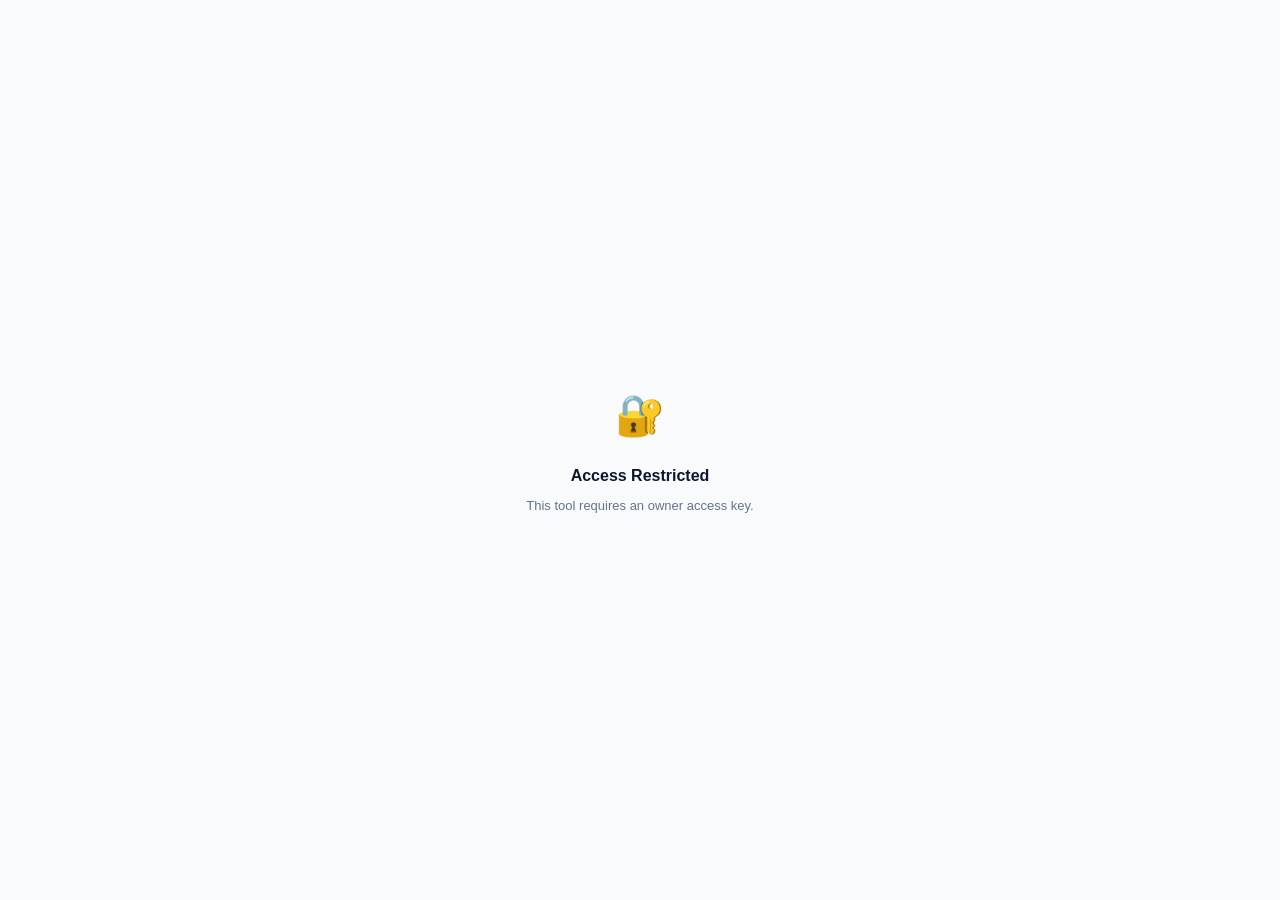
<file: consulting-brief-tool.html>
<!DOCTYPE html>
<html lang="en">
<head>
<meta charset="UTF-8">
<meta name="viewport" content="width=device-width,initial-scale=1">
<title>Consulting Brief Generator — Chris Olowo</title>
<style>
  :root {
    --bg: #f8fafc; --surface: #ffffff; --border: #e2e8f0;
    --text: #0f172a; --muted: #64748b; --accent: #2563eb;
    --green: #16a34a; --red: #dc2626; --radius: 10px;
  }
  * { box-sizing: border-box; margin: 0; padding: 0; }
  body { font-family: -apple-system, 'Segoe UI', sans-serif; background: var(--bg); color: var(--text); line-height: 1.6; }
  .container { max-width: 860px; margin: 0 auto; padding: 40px 24px; }
  h1 { font-size: 24px; font-weight: 700; margin-bottom: 4px; }
  .subtitle { font-size: 13px; color: var(--muted); margin-bottom: 32px; }
  .card { background: var(--surface); border: 1px solid var(--border); border-radius: var(--radius); padding: 20px 24px; margin-bottom: 16px; }
  .card-title { font-size: 11px; font-weight: 700; text-transform: uppercase; letter-spacing: .08em; color: var(--muted); margin-bottom: 12px; }
  label { font-size: 13px; font-weight: 500; display: block; margin-bottom: 5px; }
  input, select, textarea {
    width: 100%; padding: 8px 12px; border: 1px solid var(--border); border-radius: 7px;
    font-size: 13px; font-family: inherit; background: var(--bg); color: var(--text);
    transition: border-color .15s;
  }
  input:focus, select:focus, textarea:focus { outline: none; border-color: var(--accent); }
  textarea { resize: vertical; min-height: 180px; }
  .grid-2 { display: grid; grid-template-columns: 1fr 1fr; gap: 14px; }
  .grid-3 { display: grid; grid-template-columns: 1fr 1fr 1fr; gap: 14px; }
  .btn { padding: 9px 20px; border-radius: 7px; font-size: 13px; font-weight: 600; cursor: pointer; border: none; transition: opacity .15s; }
  .btn:disabled { opacity: .5; cursor: not-allowed; }
  .btn-primary { background: var(--accent); color: #fff; }
  .btn-secondary { background: var(--surface); color: var(--text); border: 1px solid var(--border); }
  .btn-primary:hover:not(:disabled) { opacity: .88; }
  .actions { display: flex; gap: 10px; align-items: center; flex-wrap: wrap; margin-top: 4px; }
  #output-card { display: none; }
  #output-content {
    white-space: pre-wrap; font-size: 13px; line-height: 1.85; color: var(--text);
    max-height: 640px; overflow-y: auto; padding: 4px 0;
  }
  .output-header { display: flex; align-items: center; justify-content: space-between; margin-bottom: 14px; flex-wrap: wrap; gap: 8px; }
  #loading { display: none; text-align: center; padding: 32px; color: var(--muted); }
  .notice { font-size: 12px; color: var(--muted); padding: 10px 14px; background: #eff6ff; border: 1px solid #bfdbfe; border-radius: 7px; margin-top: 14px; }
  .key-row { display: flex; gap: 8px; align-items: center; }
  .key-row input { font-family: monospace; }
  #key-status { font-size: 11px; color: var(--green); }
  @media (max-width: 600px) { .grid-2, .grid-3 { grid-template-columns: 1fr; } }
</style>
</head>
<body>
<div class="container">
  <h1>📋 Consulting Brief Generator</h1>
  <p class="subtitle">Private tool — not deployed publicly. Transforms GRC portfolio content into Big 4 consulting format. Review and edit all output before use.</p>

  <!-- API Key -->
  <div class="card">
    <div class="card-title">Anthropic API Key</div>
    <div class="key-row">
      <input type="password" id="api-key" placeholder="sk-ant-..." style="font-family:monospace">
      <button class="btn btn-secondary" onclick="saveKey()" style="white-space:nowrap">Save</button>
    </div>
    <span id="key-status"></span>
    <div style="font-size:11px;color:var(--muted);margin-top:6px">Stored in sessionStorage only — clears when tab closes. Never committed to any file.</div>
  </div>

  <!-- Configuration -->
  <div class="card">
    <div class="card-title">Configuration</div>
    <div class="grid-3" style="margin-bottom:14px">
      <div>
        <label>Target Firm</label>
        <select id="firm">
          <option>PwC</option><option>Deloitte</option><option>EY</option><option>KPMG</option>
        </select>
      </div>
      <div>
        <label>Client Sector</label>
        <select id="sector">
          <option>Financial Services</option><option>Energy & Utilities</option>
          <option>Public Sector</option><option>Healthcare</option><option>Technology</option>
          <option>Retail & Consumer</option><option>Manufacturing</option><option>Insurance</option>
        </select>
      </div>
      <div>
        <label>Output Format</label>
        <select id="format">
          <option value="full">Full Engagement Brief</option>
          <option value="executive">Executive Summary</option>
          <option value="casestudy">Flagship Case Study</option>
          <option value="cover">Cover Letter Talking Points</option>
          <option value="linkedin">LinkedIn Project Description</option>
        </select>
      </div>
    </div>
    <div>
      <label>Specific Role / JD Focus (optional)</label>
      <input type="text" id="role-focus" placeholder="e.g. Cybersecurity Senior Associate — GRC Advisory, PwC Canada">
    </div>
  </div>

  <!-- Content input -->
  <div class="card">
    <div class="card-title">Your Portfolio Content</div>
    <div style="font-size:12px;color:var(--muted);margin-bottom:10px">Paste any combination: project descriptions, credential list, GRC platform features, skills — whatever you want reframed.</div>
    <textarea id="content" placeholder="Paste your portfolio content here…&#10;&#10;Examples:&#10;- Project descriptions from your landing page&#10;- GRC platform feature list&#10;- Skills and credentials&#10;- Any text you want reframed in consulting language"></textarea>
  </div>

  <!-- Generate -->
  <div class="actions">
    <button class="btn btn-primary" id="gen-btn" onclick="generate()">✨ Generate Brief</button>
    <button class="btn btn-secondary" onclick="clearAll()">Clear</button>
    <span style="font-size:12px;color:var(--muted)">~15–30 seconds · Claude claude-sonnet-4-20250514</span>
  </div>

  <div id="loading">
    <div style="font-size:28px;margin-bottom:10px">⏳</div>
    <div>Generating your consulting brief…</div>
    <div style="font-size:11px;margin-top:4px">Claude is applying Big 4 consulting frameworks to your content</div>
  </div>

  <!-- Output -->
  <div class="card" id="output-card" style="margin-top:16px">
    <div class="output-header">
      <strong style="font-size:14px">Generated Brief</strong>
      <div style="display:flex;gap:8px">
        <button class="btn btn-secondary" style="font-size:12px;padding:6px 14px" onclick="copyOutput()">📋 Copy</button>
        <button class="btn btn-secondary" style="font-size:12px;padding:6px 14px" onclick="downloadOutput()">⬇ Download</button>
      </div>
    </div>
    <div id="output-content"></div>
  </div>

  <div class="notice">
    ⚠ <strong>Always review before use.</strong> Generated content is a structured starting point. Add your personal voice, verify claims against your actual experience, and tailor to the specific role before including in any application.
  </div>
</div>

<script>
const FORMATS = {
  full: `Generate a FULL CONSULTING ENGAGEMENT BRIEF with these sections:
1. Client Overview (fictional but realistic for the sector)
2. Business Challenge
3. Cybersecurity Challenge
4. Regulatory & Framework Context (Canadian context — OSFI B-13, PIPEDA, relevant ISO/NIST)
5. Approach & Methodology
6. Key Findings
7. Risk & Impact Analysis
8. Strategic Recommendations (prioritised, 3-tier: immediate / short-term / long-term)
9. Business Outcomes
10. Executive Summary (3 bullet points)`,

  executive: `Generate a concise EXECUTIVE SUMMARY suitable for C-suite presentation:
- Opening paragraph: situation and context
- 5 key risk/finding highlights
- 3 strategic priorities with business rationale
- Closing paragraph: recommended next steps and business case`,

  casestudy: `Generate a FLAGSHIP CASE STUDY titled "Enterprise Cybersecurity Transformation Roadmap" with:
- Current State Assessment
- Target State Architecture
- Gap Analysis with prioritised risk areas
- Phased Roadmap: Phase 1 Quick Wins (0–90 days), Phase 2 Foundation (90–180 days), Phase 3 Maturity (6–18 months)
- Governance Model
- Executive Summary (half page)`,

  cover: `Generate COVER LETTER TALKING POINTS structured as:
1. Three achievement statements in STAR format (Situation, Task, Action, Result) — consulting-framed
2. Three consulting capability statements (1–2 sentences each) aligned to the firm's service lines
3. Two sentences on why this specific firm
4. Three differentiators that set this candidate apart from typical GRC applicants`,

  linkedin: `Generate THREE LinkedIn project descriptions (100–150 words each) in consulting format:
- Each should read as a completed client engagement
- Use metrics and outcomes where possible
- Professional third-person or first-person consulting voice
- Include relevant frameworks and sector context`,
};

function saveKey() {
  const v = document.getElementById('api-key').value.trim();
  if (!v || v.startsWith('•')) { alert('Enter your API key first'); return; }
  sessionStorage.setItem('cb_key', v);
  document.getElementById('api-key').value = '••••••••••••••••••••';
  document.getElementById('key-status').textContent = '✓ Saved for this session';
}

function getKey() {
  return sessionStorage.getItem('cb_key') || '';
}

async function generate() {
  const key = getKey();
  if (!key) { alert('Enter and save your Anthropic API key first.'); return; }

  const content = document.getElementById('content').value.trim();
  if (!content) { alert('Paste your portfolio content first.'); return; }

  const firm   = document.getElementById('firm').value;
  const sector = document.getElementById('sector').value;
  const format = document.getElementById('format').value;
  const role   = document.getElementById('role-focus').value.trim();

  document.getElementById('gen-btn').disabled = true;
  document.getElementById('loading').style.display = 'block';
  document.getElementById('output-card').style.display = 'none';

  const systemPrompt = `You are a Senior Cybersecurity Consultant at ${firm} with deep expertise in cybersecurity advisory, GRC, and client-facing consulting in the ${sector} sector.
Write in a confident, professional Big 4 consulting voice — authoritative, structured, and client-ready.
Use language like: "assessed current-state security posture", "identified control gaps", "developed target operating model", "delivered actionable recommendations aligned to business objectives", "enabled regulatory readiness".
Never use academic or student language. Write as someone who has led client engagements.
Keep content realistic — do not invent deep technical depth that a GRC consultant would not have.
Format output clearly with markdown section headers.${role ? `\n\nTarget role context: ${role}` : ''}`;

  const userPrompt = `${FORMATS[format]}

TARGET FIRM: ${firm}
CLIENT SECTOR: ${sector}${role ? `\nTARGET ROLE: ${role}` : ''}

Transform the following portfolio content into consulting format:

---
${content}
---

Make any client scenarios fictional but realistic for the ${sector} sector in Canada.
Align language and structure to ${firm}'s known consulting methodology.
Position the candidate as a trusted advisor, not a technical implementer.`;

  try {
    const res = await fetch('https://api.anthropic.com/v1/messages', {
      method: 'POST',
      headers: {
        'Content-Type': 'application/json',
        'x-api-key': key,
        'anthropic-version': '2023-06-01',
        'anthropic-dangerous-direct-browser-access': 'true',
      },
      body: JSON.stringify({
        model: 'claude-sonnet-4-20250514',
        max_tokens: 3000,
        system: systemPrompt,
        messages: [{ role: 'user', content: userPrompt }],
      }),
    });

    if (!res.ok) {
      const e = await res.json().catch(()=>({}));
      throw new Error(e.error?.message || `Error ${res.status}`);
    }

    const data = await res.json();
    const text = data.content?.map(b=>b.text||'').join('\n') || '';

    document.getElementById('output-content').textContent = text;
    document.getElementById('output-card').style.display = 'block';
    window._lastOutput = { text, firm, sector, format };

    document.getElementById('output-card').scrollIntoView({ behavior: 'smooth' });

  } catch(err) {
    alert('Generation failed: ' + (err.message || 'Unknown error'));
  } finally {
    document.getElementById('gen-btn').disabled = false;
    document.getElementById('loading').style.display = 'none';
  }
}

function copyOutput() {
  const el = document.getElementById('output-content');
  navigator.clipboard.writeText(el.textContent)
    .then(()=>alert('Copied to clipboard.'))
    .catch(()=>alert('Copy failed — select text manually.'));
}

function downloadOutput() {
  const d = window._lastOutput;
  if (!d) return;
  const blob = new Blob([d.text], {type:'text/plain'});
  const url  = URL.createObjectURL(blob);
  const a    = document.createElement('a');
  a.href = url;
  a.download = `Brief_${d.firm}_${d.sector.replace(/[\s&]/g,'_')}_${new Date().toISOString().slice(0,10)}.txt`;
  a.click();
  URL.revokeObjectURL(url);
}

function clearAll() {
  document.getElementById('content').value = '';
  document.getElementById('output-card').style.display = 'none';
  document.getElementById('output-content').textContent = '';
}

// ── Owner gate ───────────────────────────────────────────────────────────────
const _TOOL_OWNER_KEY = 'GRC-OWN-2026-CO';
const _TOOL_SESSION   = 'cb_tool_owner';

function checkToolOwner() {
  const params = new URLSearchParams(window.location.search);
  if (params.get('owner') === _TOOL_OWNER_KEY) {
    sessionStorage.setItem(_TOOL_SESSION, '1');
    window.history.replaceState({}, '', window.location.pathname);
  }
  if (sessionStorage.getItem(_TOOL_SESSION) !== '1') {
    document.body.innerHTML = `
      <div style="display:flex;align-items:center;justify-content:center;min-height:100vh;font-family:-apple-system,'Segoe UI',sans-serif;background:#f8fafc">
        <div style="text-align:center;color:#64748b">
          <div style="font-size:40px;margin-bottom:16px">🔐</div>
          <div style="font-size:16px;font-weight:600;color:#0f172a;margin-bottom:8px">Access Restricted</div>
          <div style="font-size:13px">This tool requires an owner access key.</div>
        </div>
      </div>`;
    return false;
  }
  return true;
}

// Restore key hint if saved
if (!checkToolOwner()) { /* locked */ } else {
if (sessionStorage.getItem('cb_key')) {
  document.getElementById('api-key').value = '••••••••••••••••••••';
  document.getElementById('key-status').textContent = '✓ Key saved for this session';
}
} // end owner check
</script>
</body>
</html>
</file>
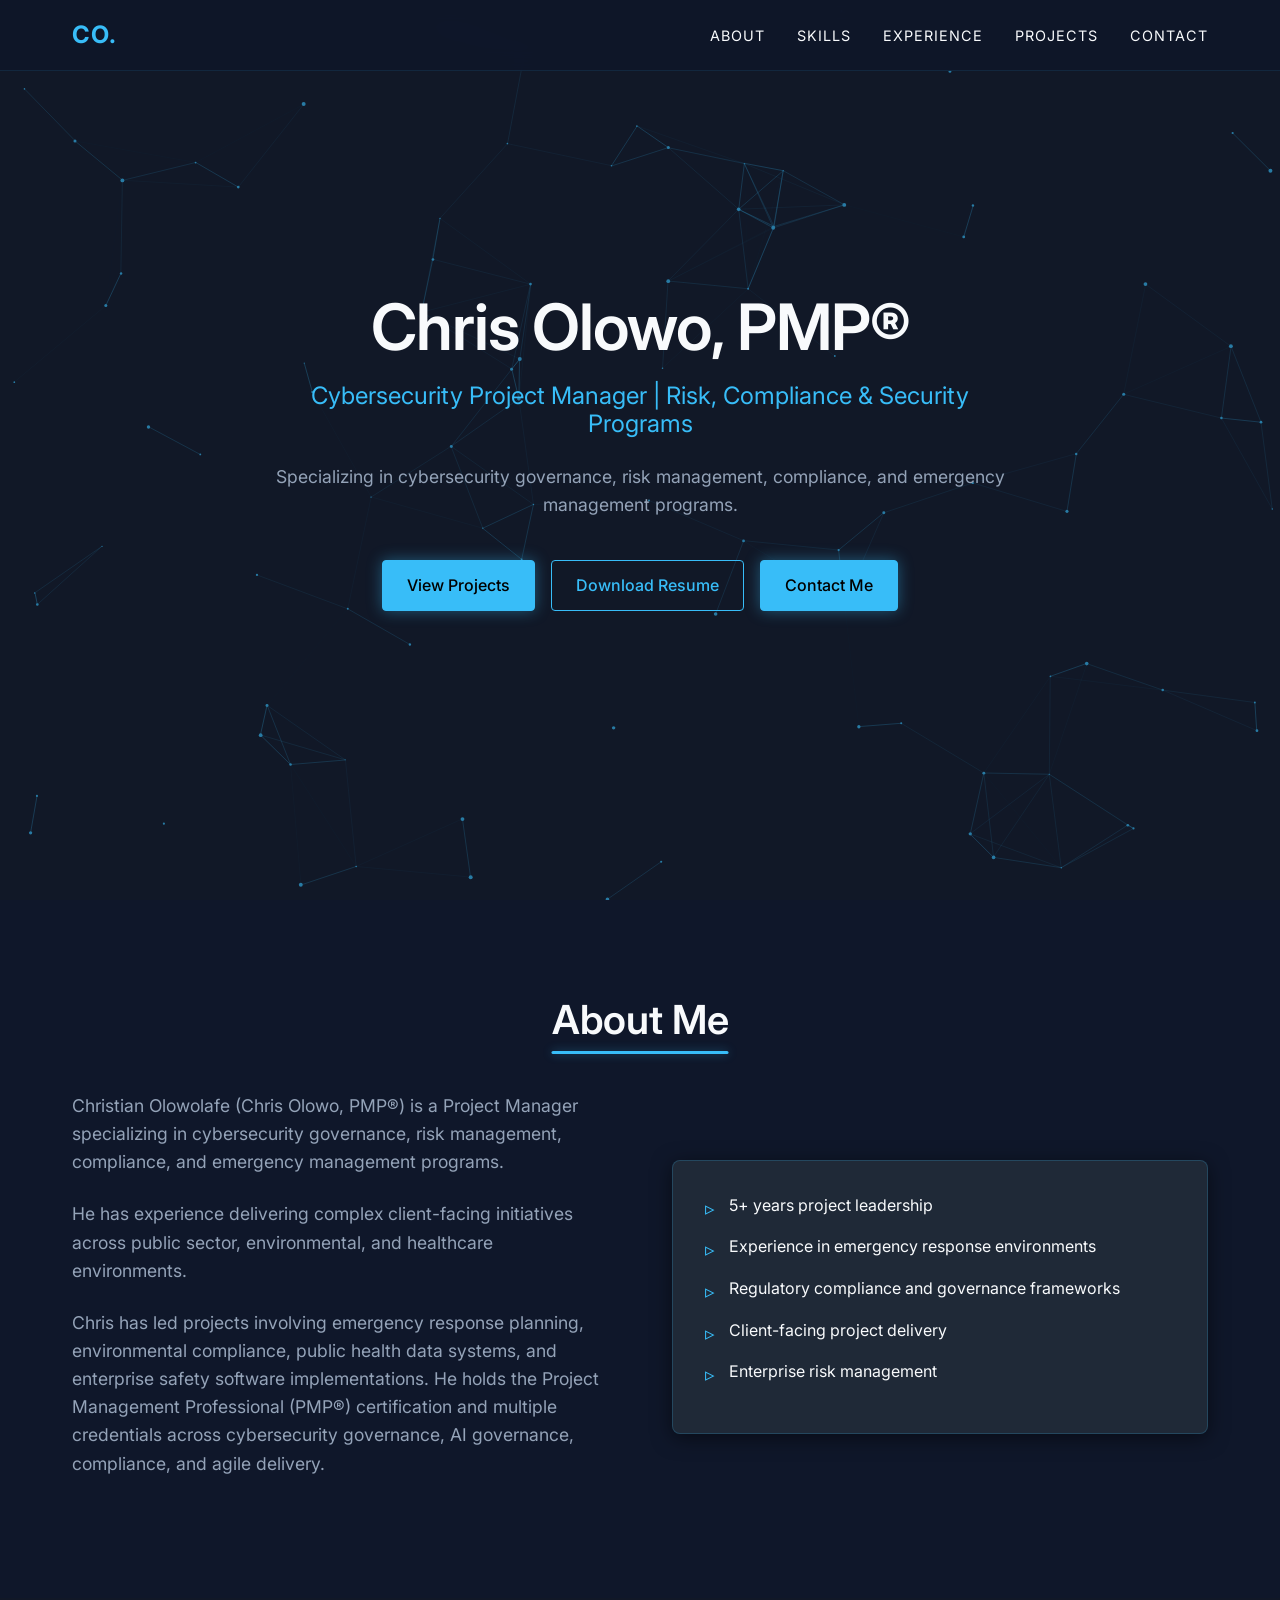
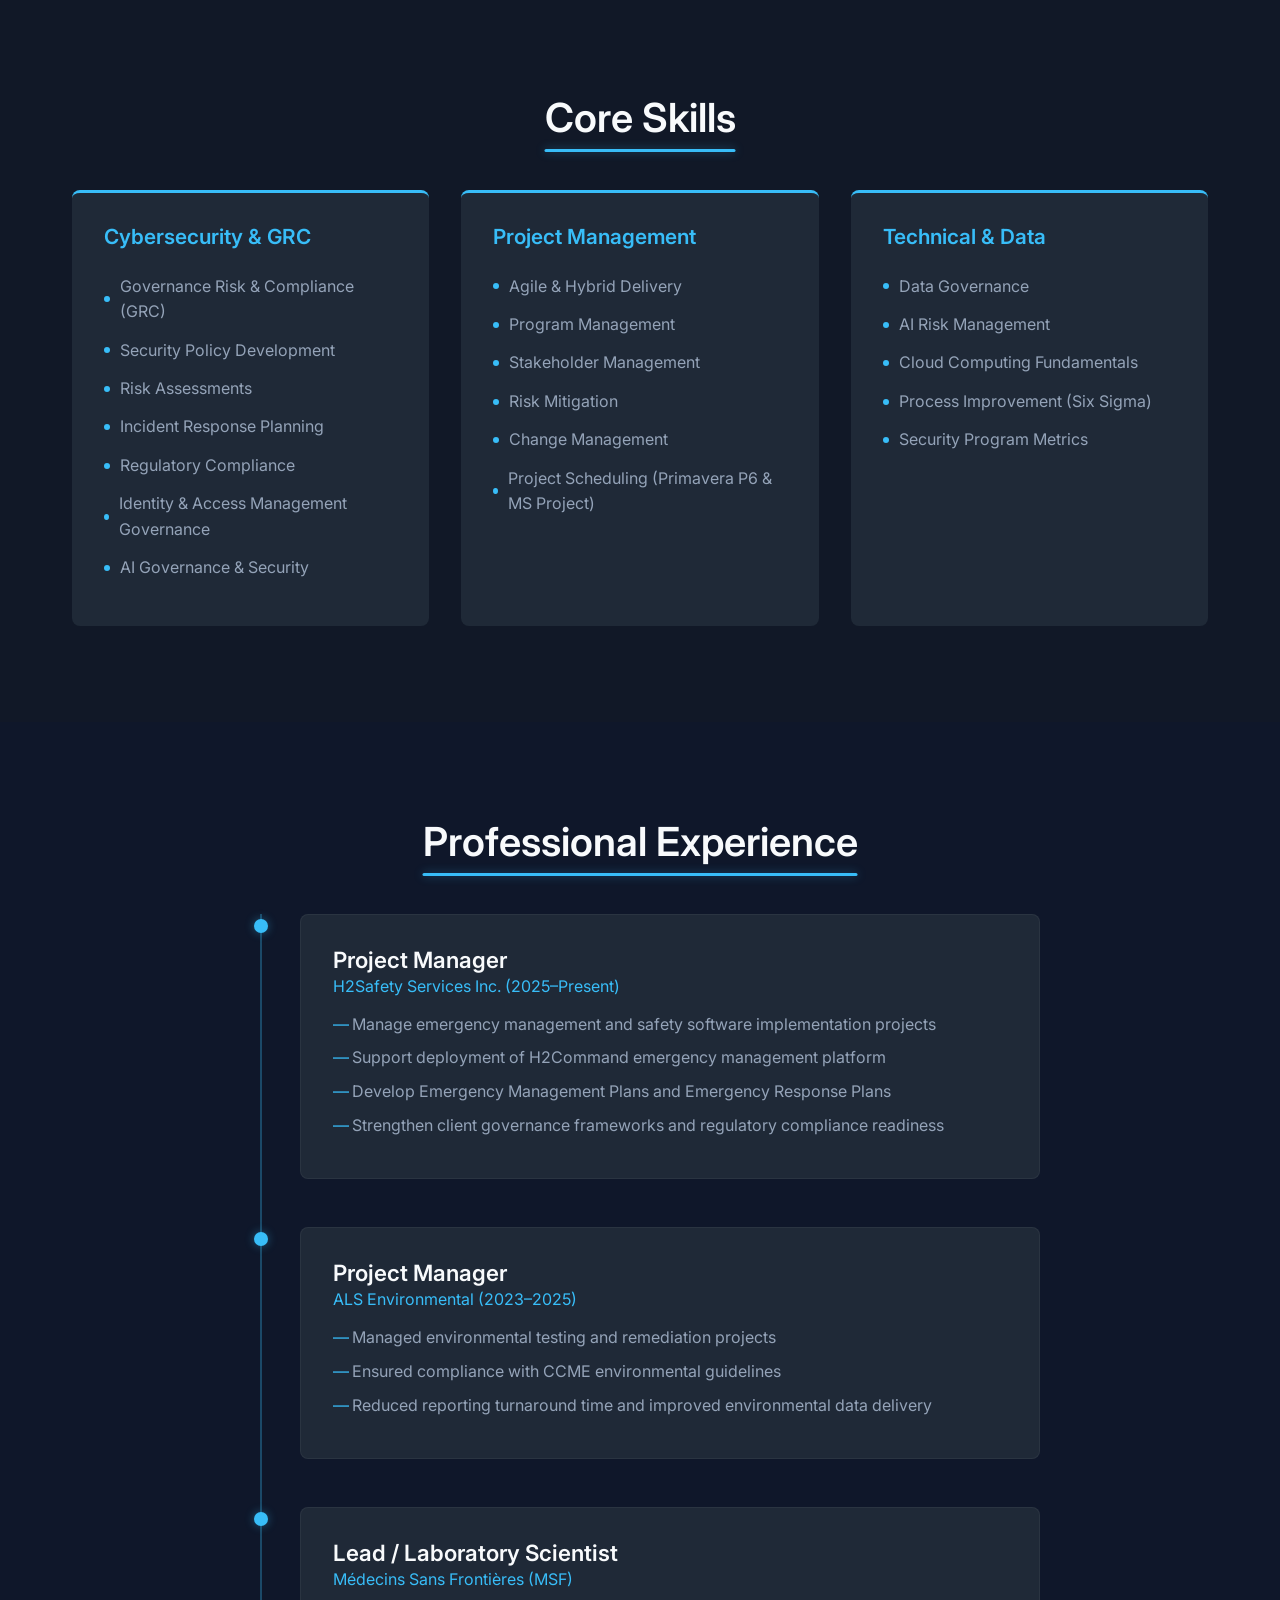
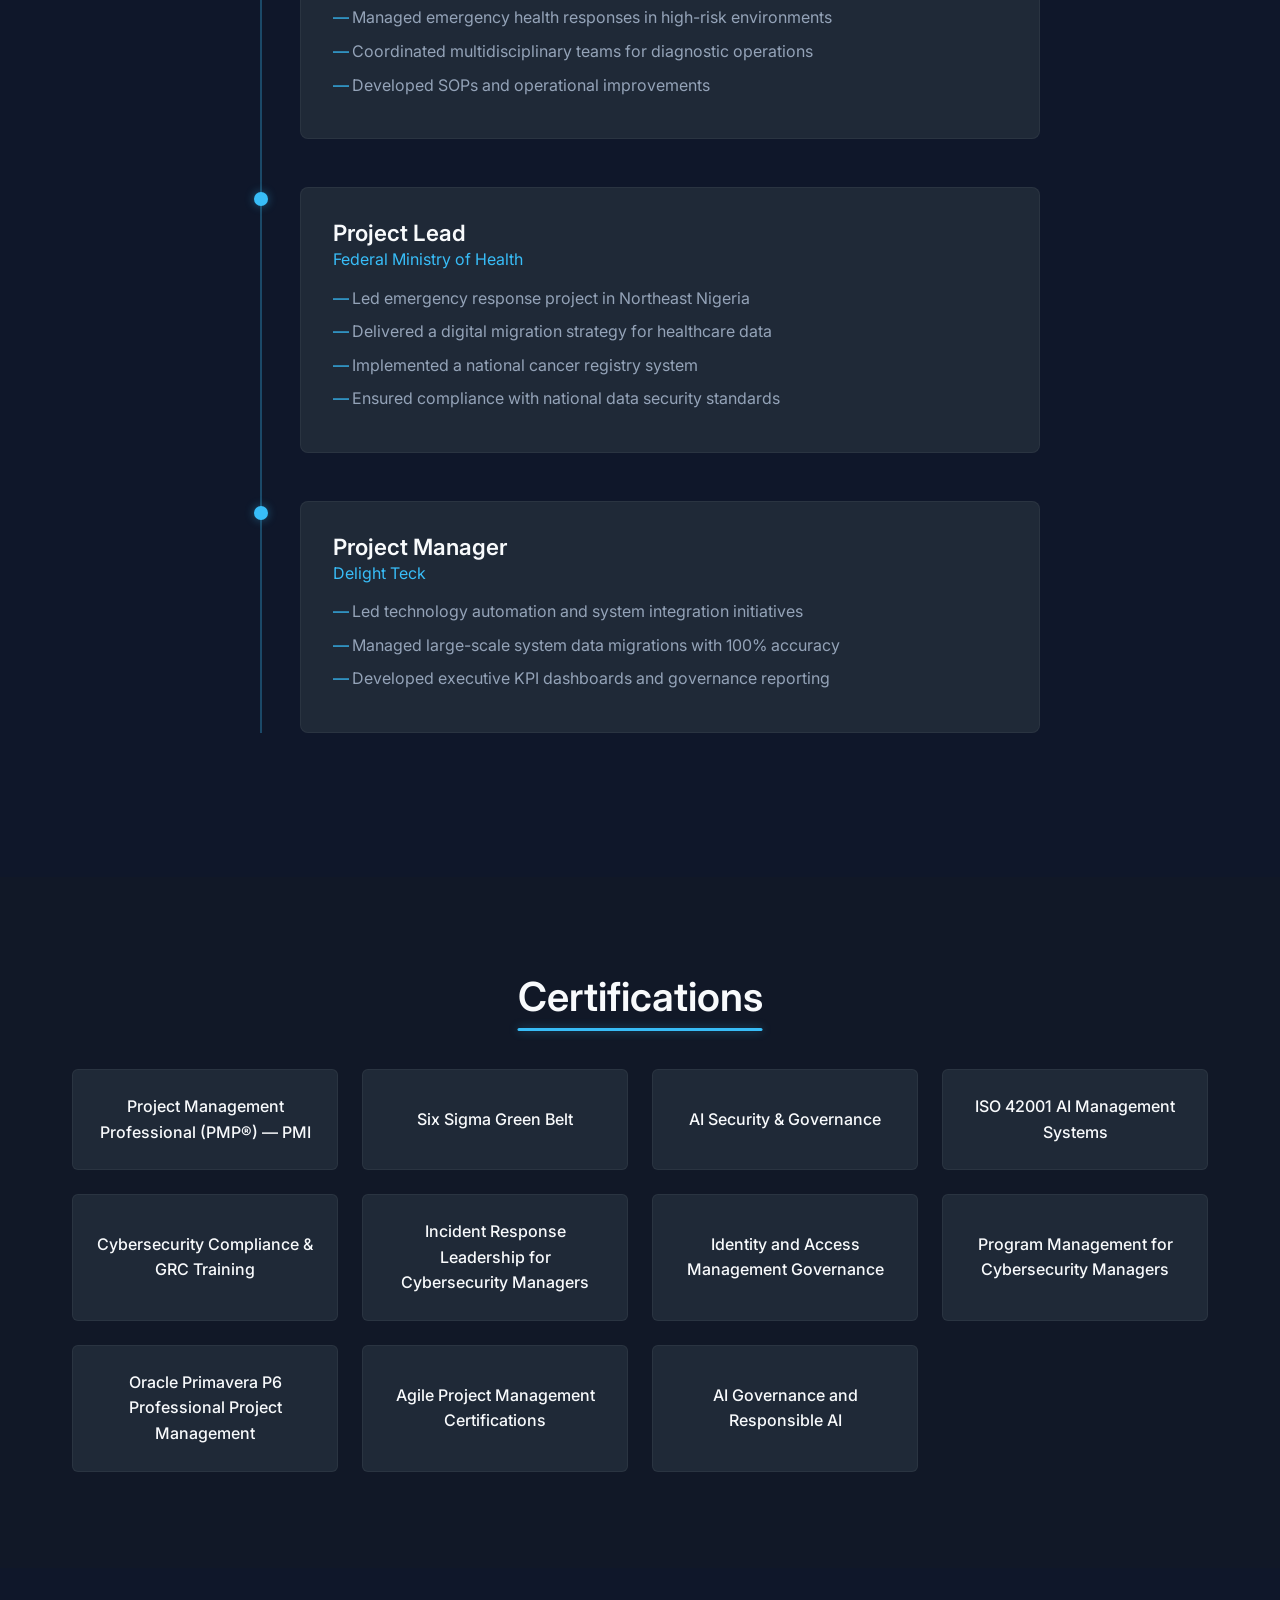
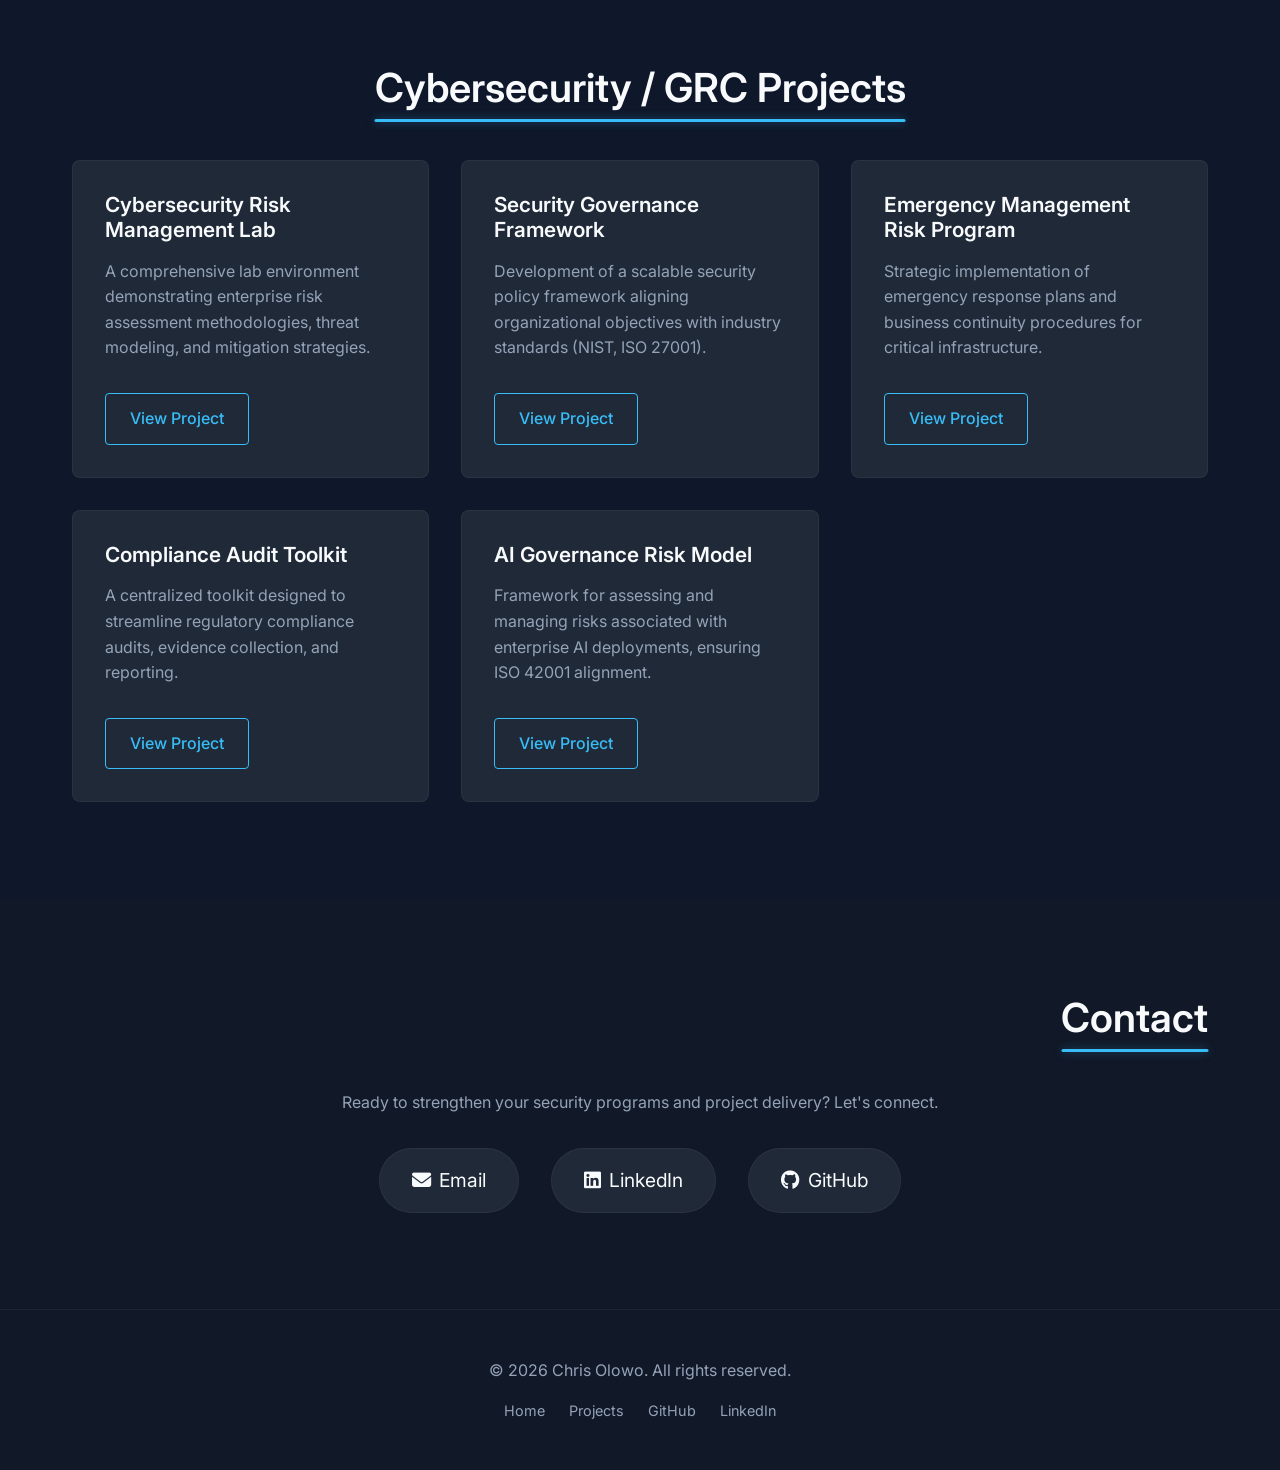
<file: index.html.html>
<!DOCTYPE html>
<html lang="en">
<head>
    <meta charset="UTF-8">
    <meta name="viewport" content="width=device-width, initial-scale=1.0">
    <title>Chris Olowo, PMP® | Cybersecurity Project Manager</title>
    
    <!-- Google Fonts: Inter -->
    <link rel="preconnect" href="https://fonts.googleapis.com">
    <link rel="preconnect" href="https://fonts.gstatic.com" crossorigin>
    <link href="https://fonts.googleapis.com/css2?family=Inter:wght@300;400;500;600;700&display=swap" rel="stylesheet">
    
    <!-- FontAwesome for Icons -->
    <link rel="stylesheet" href="https://cdnjs.cloudflare.com/ajax/libs/font-awesome/6.4.0/css/all.min.css">
    
    <!-- Custom CSS -->
    <link rel="stylesheet" href="./css/styles.css">
</head>
<body>

    <!-- NAVIGATION -->
    <nav>
        <div class="nav-container">
            <a href="#hero" class="logo">CO.</a>
            <div class="nav-links">
                <a href="#about">About</a>
                <a href="#skills">Skills</a>
                <a href="#experience">Experience</a>
                <a href="#projects">Projects</a>
                <a href="#contact">Contact</a>
            </div>
        </div>
    </nav>

    <!-- 1. HERO / LANDING SECTION -->
    <section id="hero" class="hero">
        <!-- Animated Background Canvas -->
        <canvas id="network-canvas"></canvas>
        
        <div class="hero-content">
            <h1>Chris Olowo, PMP&reg;</h1>
            <h2>Cybersecurity Project Manager | Risk, Compliance & Security Programs</h2>
            <p>Specializing in cybersecurity governance, risk management, compliance, and emergency management programs.</p>
            
            <div class="hero-buttons">
                <a href="#projects" class="btn btn-primary">View Projects</a>
                <!-- EDIT: Add your actual resume PDF link in the href below -->
                <a href="#" class="btn btn-outline" target="_blank">Download Resume</a>
                <a href="#contact" class="btn btn-primary">Contact Me</a>
            </div>
        </div>
    </section>

    <!-- 2. ABOUT SECTION -->
    <!-- EDIT: You can modify the text below to update your professional summary -->
    <section id="about" class="about">
        <div class="container">
            <h2 class="section-title">About Me</h2>
            <div class="about-grid">
                <div class="about-text">
                    <p>Christian Olowolafe (Chris Olowo, PMP&reg;) is a Project Manager specializing in cybersecurity governance, risk management, compliance, and emergency management programs.</p>
                    <p>He has experience delivering complex client-facing initiatives across public sector, environmental, and healthcare environments.</p>
                    <p>Chris has led projects involving emergency response planning, environmental compliance, public health data systems, and enterprise safety software implementations. He holds the Project Management Professional (PMP&reg;) certification and multiple credentials across cybersecurity governance, AI governance, compliance, and agile delivery.</p>
                </div>
                <div class="about-highlights">
                    <ul>
                        <li>5+ years project leadership</li>
                        <li>Experience in emergency response environments</li>
                        <li>Regulatory compliance and governance frameworks</li>
                        <li>Client-facing project delivery</li>
                        <li>Enterprise risk management</li>
                    </ul>
                </div>
            </div>
        </div>
    </section>

    <!-- 3. CORE SKILLS SECTION -->
    <!-- EDIT: Add or remove skills in the lists below -->
    <section id="skills" class="skills">
        <div class="container">
            <h2 class="section-title">Core Skills</h2>
            <div class="skills-grid">
                
                <!-- Skill Category 1 -->
                <div class="skill-card">
                    <h3>Cybersecurity & GRC</h3>
                    <ul>
                        <li>Governance Risk & Compliance (GRC)</li>
                        <li>Security Policy Development</li>
                        <li>Risk Assessments</li>
                        <li>Incident Response Planning</li>
                        <li>Regulatory Compliance</li>
                        <li>Identity & Access Management Governance</li>
                        <li>AI Governance & Security</li>
                    </ul>
                </div>

                <!-- Skill Category 2 -->
                <div class="skill-card">
                    <h3>Project Management</h3>
                    <ul>
                        <li>Agile & Hybrid Delivery</li>
                        <li>Program Management</li>
                        <li>Stakeholder Management</li>
                        <li>Risk Mitigation</li>
                        <li>Change Management</li>
                        <li>Project Scheduling (Primavera P6 & MS Project)</li>
                    </ul>
                </div>

                <!-- Skill Category 3 -->
                <div class="skill-card">
                    <h3>Technical & Data</h3>
                    <ul>
                        <li>Data Governance</li>
                        <li>AI Risk Management</li>
                        <li>Cloud Computing Fundamentals</li>
                        <li>Process Improvement (Six Sigma)</li>
                        <li>Security Program Metrics</li>
                    </ul>
                </div>

            </div>
        </div>
    </section>

    <!-- 4. PROFESSIONAL EXPERIENCE SECTION -->
    <!-- EDIT: Update job descriptions, dates, and bullet points here -->
    <section id="experience" class="experience">
        <div class="container">
            <h2 class="section-title">Professional Experience</h2>
            <div class="timeline">
                
                <!-- Job 1 -->
                <div class="timeline-item">
                    <div class="timeline-dot"></div>
                    <div class="timeline-content">
                        <h3>Project Manager</h3>
                        <h4>H2Safety Services Inc. (2025–Present)</h4>
                        <ul>
                            <li>Manage emergency management and safety software implementation projects</li>
                            <li>Support deployment of H2Command emergency management platform</li>
                            <li>Develop Emergency Management Plans and Emergency Response Plans</li>
                            <li>Strengthen client governance frameworks and regulatory compliance readiness</li>
                        </ul>
                    </div>
                </div>

                <!-- Job 2 -->
                <div class="timeline-item">
                    <div class="timeline-dot"></div>
                    <div class="timeline-content">
                        <h3>Project Manager</h3>
                        <h4>ALS Environmental (2023–2025)</h4>
                        <ul>
                            <li>Managed environmental testing and remediation projects</li>
                            <li>Ensured compliance with CCME environmental guidelines</li>
                            <li>Reduced reporting turnaround time and improved environmental data delivery</li>
                        </ul>
                    </div>
                </div>

                <!-- Job 3 -->
                <div class="timeline-item">
                    <div class="timeline-dot"></div>
                    <div class="timeline-content">
                        <h3>Lead / Laboratory Scientist</h3>
                        <h4>Médecins Sans Frontières (MSF)</h4>
                        <ul>
                            <li>Managed emergency health responses in high-risk environments</li>
                            <li>Coordinated multidisciplinary teams for diagnostic operations</li>
                            <li>Developed SOPs and operational improvements</li>
                        </ul>
                    </div>
                </div>

                <!-- Job 4 -->
                <div class="timeline-item">
                    <div class="timeline-dot"></div>
                    <div class="timeline-content">
                        <h3>Project Lead</h3>
                        <h4>Federal Ministry of Health</h4>
                        <ul>
                            <li>Led emergency response project in Northeast Nigeria</li>
                            <li>Delivered a digital migration strategy for healthcare data</li>
                            <li>Implemented a national cancer registry system</li>
                            <li>Ensured compliance with national data security standards</li>
                        </ul>
                    </div>
                </div>

                <!-- Job 5 -->
                <div class="timeline-item">
                    <div class="timeline-dot"></div>
                    <div class="timeline-content">
                        <h3>Project Manager</h3>
                        <h4>Delight Teck</h4>
                        <ul>
                            <li>Led technology automation and system integration initiatives</li>
                            <li>Managed large-scale system data migrations with 100% accuracy</li>
                            <li>Developed executive KPI dashboards and governance reporting</li>
                        </ul>
                    </div>
                </div>

            </div>
        </div>
    </section>

    <!-- 5. CERTIFICATIONS SECTION -->
    <!-- EDIT: Add new certifications by copying a <div class="cert-card"> block -->
    <section id="certifications" class="certifications">
        <div class="container">
            <h2 class="section-title">Certifications</h2>
            <div class="cert-grid">
                <div class="cert-card">Project Management Professional (PMP&reg;) — PMI</div>
                <div class="cert-card">Six Sigma Green Belt</div>
                <div class="cert-card">AI Security & Governance</div>
                <div class="cert-card">ISO 42001 AI Management Systems</div>
                <div class="cert-card">Cybersecurity Compliance & GRC Training</div>
                <div class="cert-card">Incident Response Leadership for Cybersecurity Managers</div>
                <div class="cert-card">Identity and Access Management Governance</div>
                <div class="cert-card">Program Management for Cybersecurity Managers</div>
                <div class="cert-card">Oracle Primavera P6 Professional Project Management</div>
                <div class="cert-card">Agile Project Management Certifications</div>
                <div class="cert-card">AI Governance and Responsible AI</div>
            </div>
        </div>
    </section>

    <!-- 6. CYBERSECURITY / GRC PROJECTS SECTION -->
    <!-- EDIT: Update project titles, descriptions, and links -->
    <section id="projects" class="projects">
        <div class="container">
            <h2 class="section-title">Cybersecurity / GRC Projects</h2>
            <div class="projects-grid">
                
                <div class="project-card">
                    <h3>Cybersecurity Risk Management Lab</h3>
                    <p>A comprehensive lab environment demonstrating enterprise risk assessment methodologies, threat modeling, and mitigation strategies.</p>
                    <a href="#" class="btn btn-outline">View Project</a>
                </div>

                <div class="project-card">
                    <h3>Security Governance Framework</h3>
                    <p>Development of a scalable security policy framework aligning organizational objectives with industry standards (NIST, ISO 27001).</p>
                    <a href="#" class="btn btn-outline">View Project</a>
                </div>

                <div class="project-card">
                    <h3>Emergency Management Risk Program</h3>
                    <p>Strategic implementation of emergency response plans and business continuity procedures for critical infrastructure.</p>
                    <a href="#" class="btn btn-outline">View Project</a>
                </div>

                <div class="project-card">
                    <h3>Compliance Audit Toolkit</h3>
                    <p>A centralized toolkit designed to streamline regulatory compliance audits, evidence collection, and reporting.</p>
                    <a href="#" class="btn btn-outline">View Project</a>
                </div>

                <div class="project-card">
                    <h3>AI Governance Risk Model</h3>
                    <p>Framework for assessing and managing risks associated with enterprise AI deployments, ensuring ISO 42001 alignment.</p>
                    <a href="#" class="btn btn-outline">View Project</a>
                </div>

            </div>
        </div>
    </section>

    <!-- 7. CONTACT SECTION -->
    <!-- EDIT: Replace the placeholder links with your actual URLs and email -->
    <section id="contact" class="contact">
        <div class="container">
            <h2 class="section-title">Contact</h2>
            <p style="color: var(--text-muted); margin-bottom: 2rem;">Ready to strengthen your security programs and project delivery? Let's connect.</p>
            
            <div class="contact-links">
                <!-- Replace [Add email] with your email address -->
                <a href="mailto:[Add email]"><i class="fas fa-envelope"></i> Email</a>
                
                <!-- Replace [Add LinkedIn link] with your LinkedIn URL -->
                <a href="[Add LinkedIn link]" target="_blank"><i class="fab fa-linkedin"></i> LinkedIn</a>
                
                <!-- Replace [Add GitHub link] with your GitHub URL -->
                <a href="[Add GitHub link]" target="_blank"><i class="fab fa-github"></i> GitHub</a>
            </div>
        </div>
    </section>

    <!-- 8. FOOTER -->
    <footer>
        <div class="container">
            <p>&copy; <span id="year"></span> Chris Olowo. All rights reserved.</p>
            <div class="footer-nav">
                <a href="#hero">Home</a>
                <a href="#projects">Projects</a>
                <!-- EDIT: Update links below -->
                <a href="[Add GitHub link]" target="_blank">GitHub</a>
                <a href="[Add LinkedIn link]" target="_blank">LinkedIn</a>
            </div>
        </div>
    </footer>

    <!-- Custom JS -->
    <script src="./js/script.js"></script>
    <script>
        // Auto-update copyright year
        document.getElementById('year').textContent = new Date().getFullYear();
    </script>
</body>
</html>
</file>
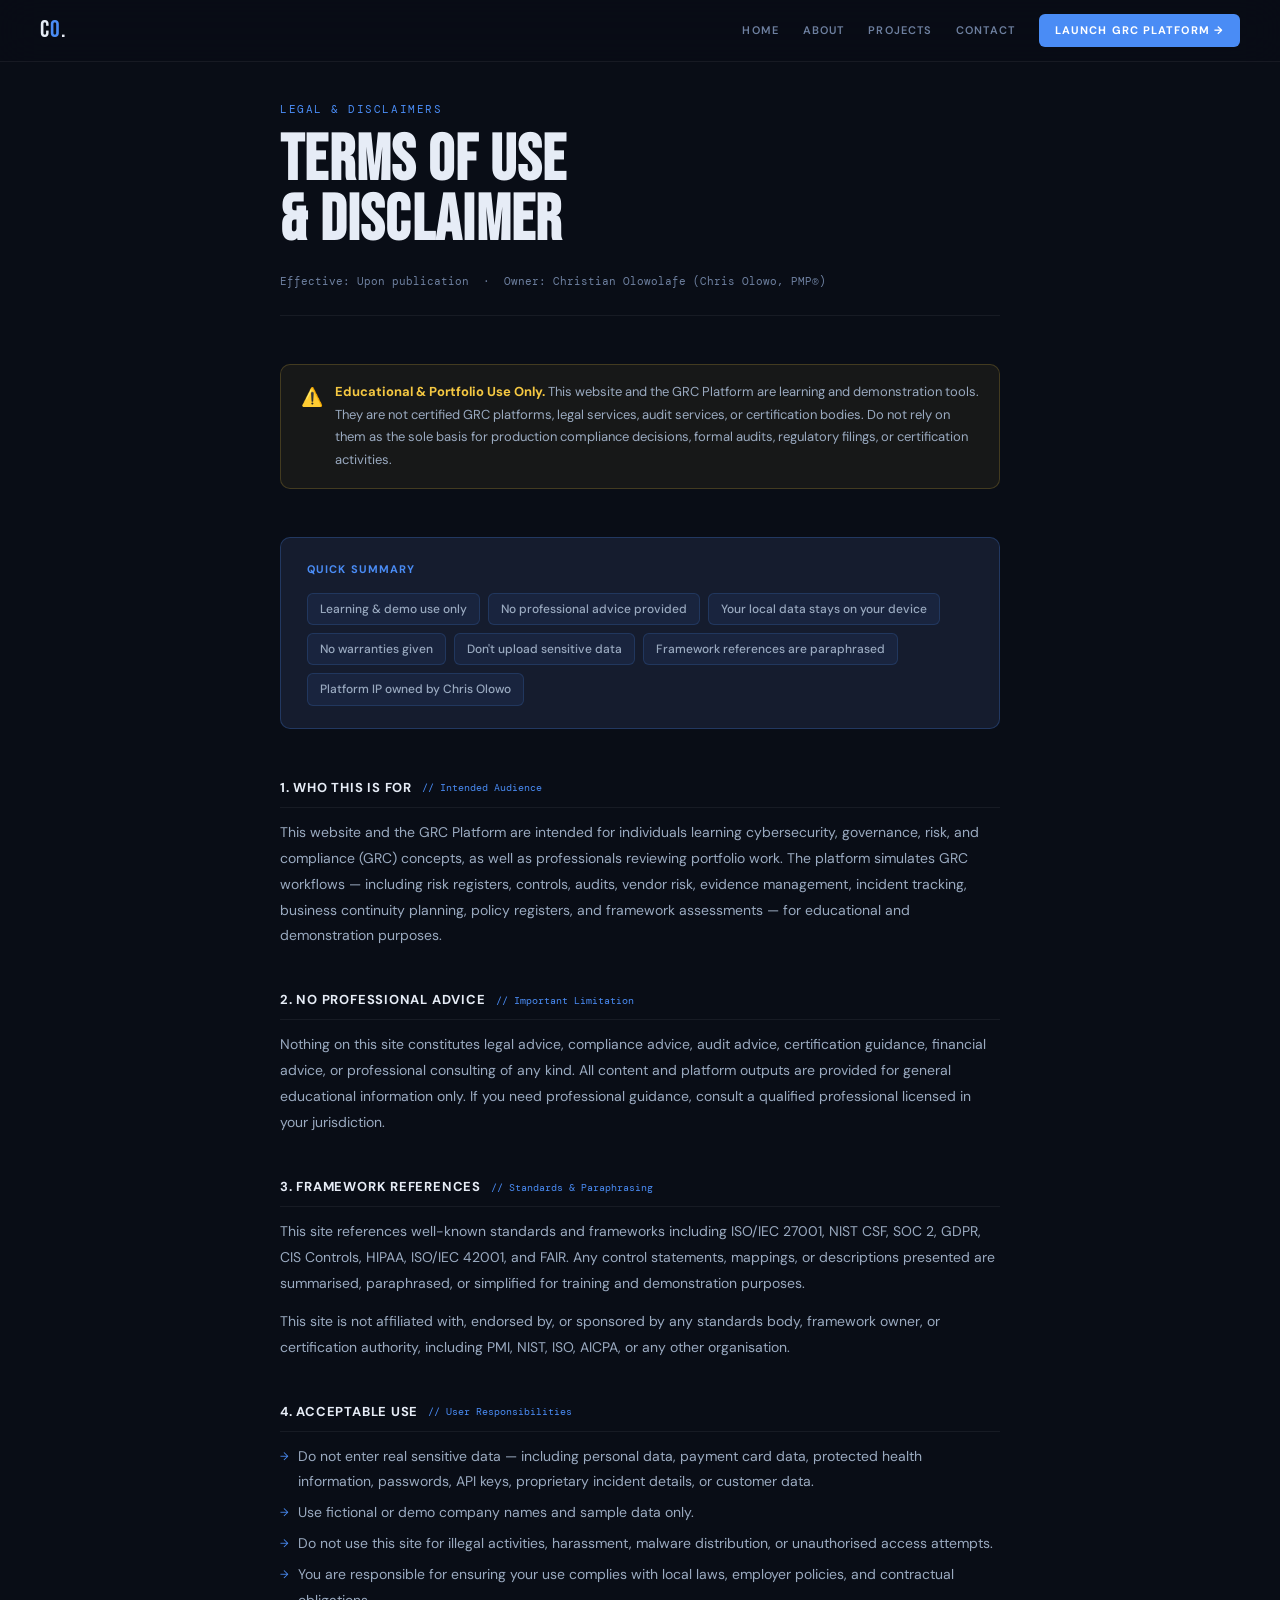
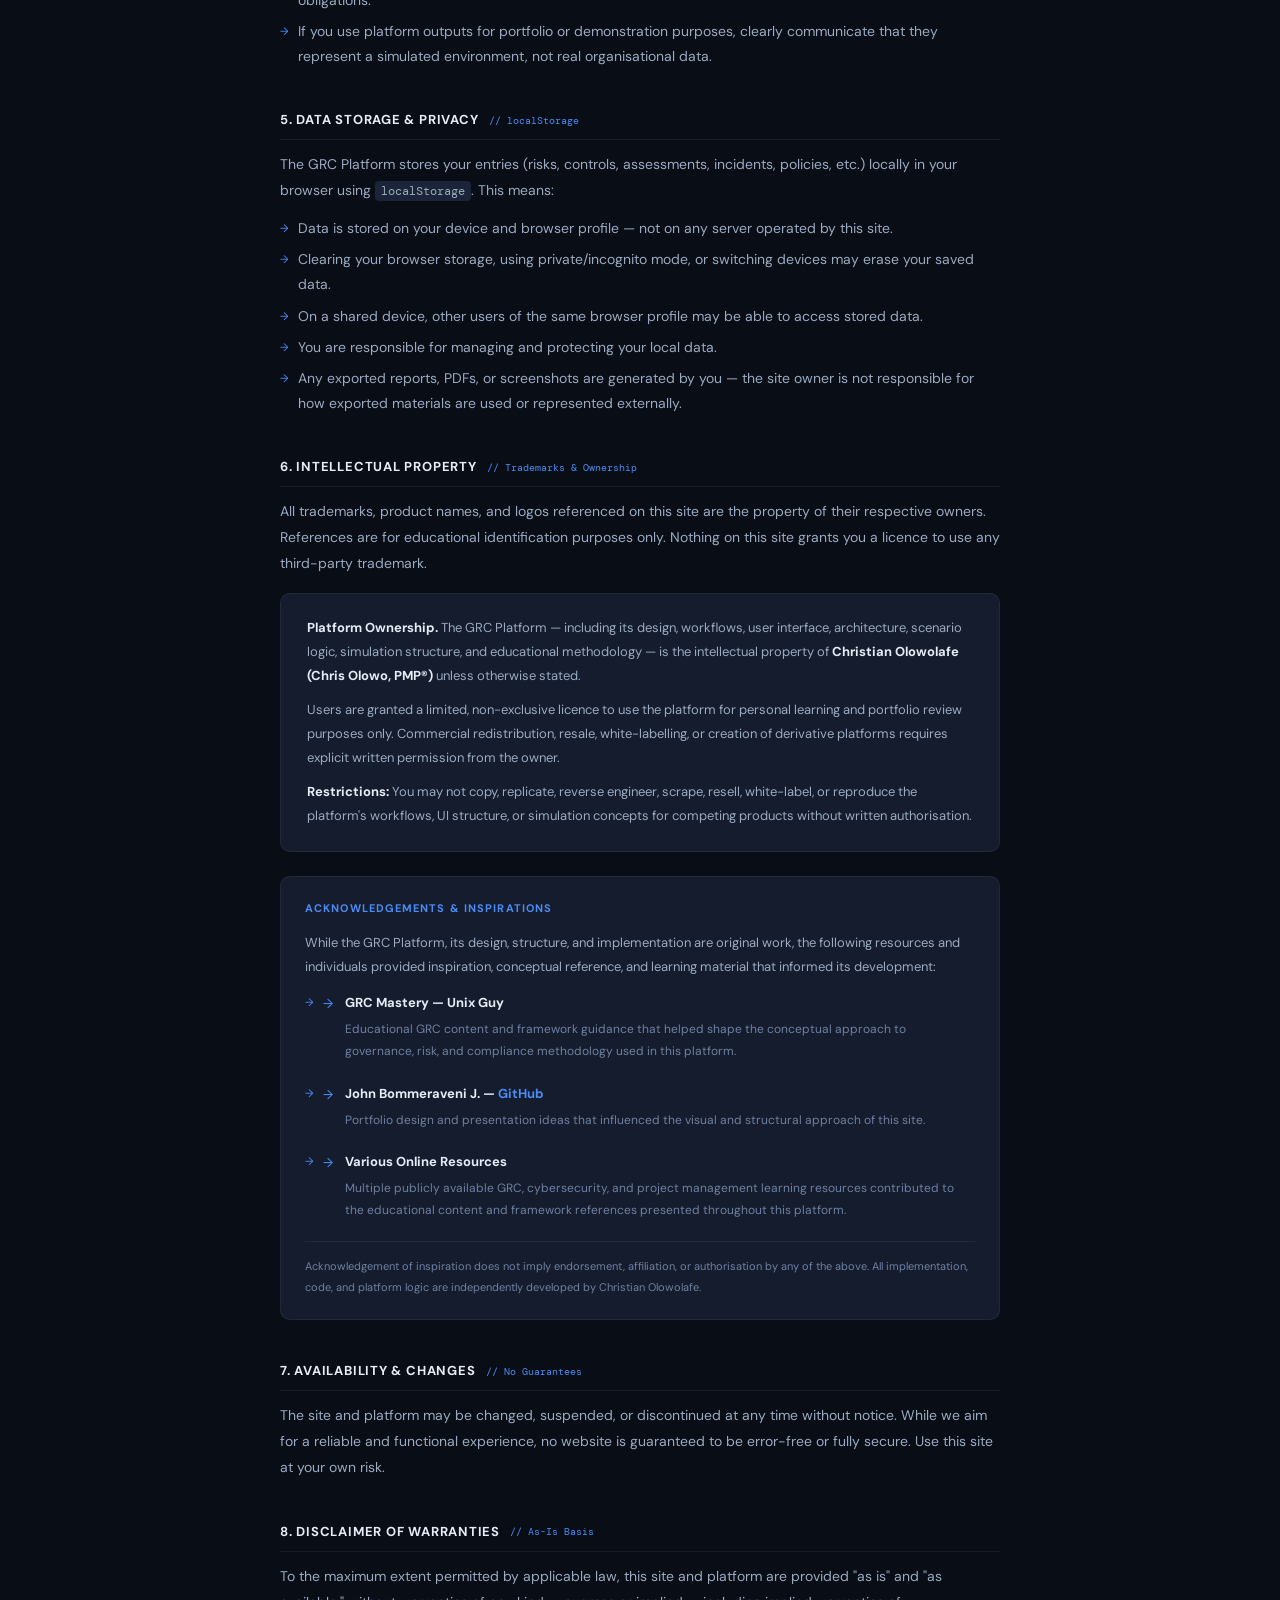
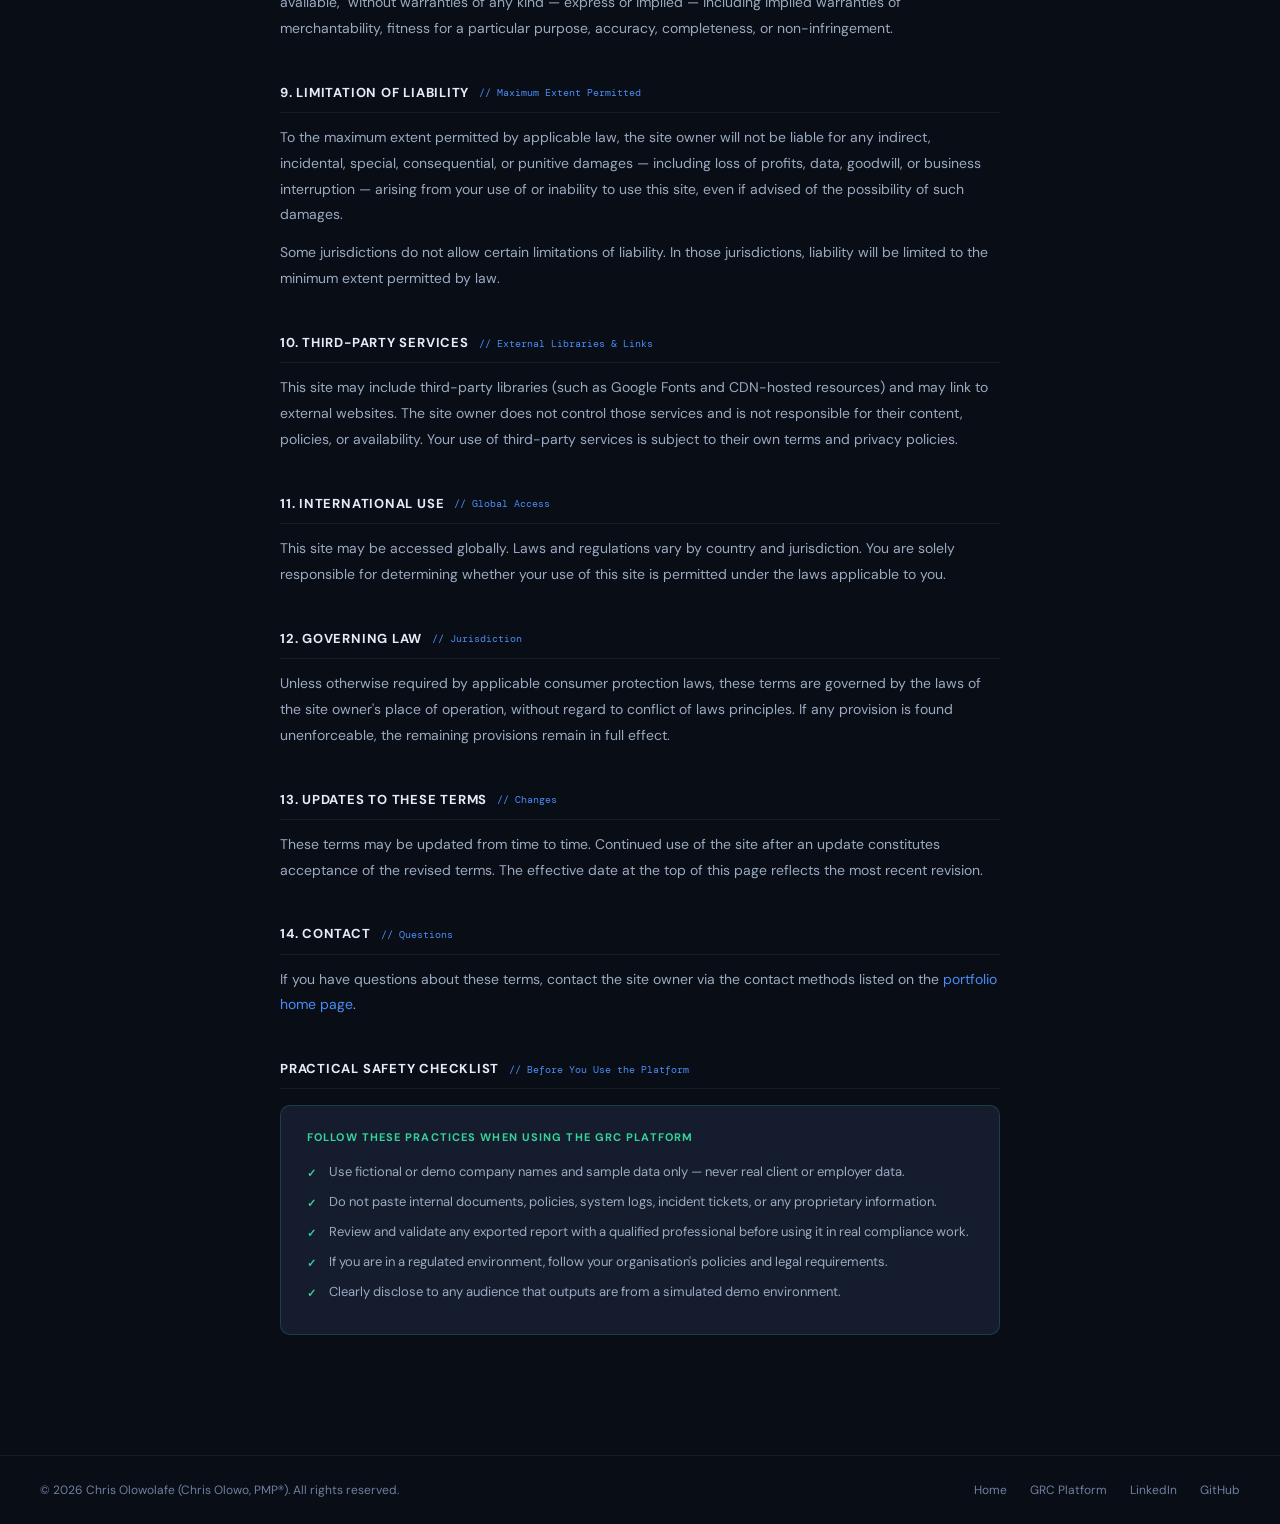
<file: terms.html>
<!DOCTYPE html>
<html lang="en">
<head>
  <!-- GitHub Pages → Cloudflare Pages redirect -->
  <script>
    (function() {
      var gh = 'chrisolowolafe-sys.github.io';
      var cf = 'https://chris-olowo-grc-portfolio.pages.dev';
      if (window.location.hostname === gh) {
        var path = window.location.pathname.replace('/Chris-Olowo-GRC-Portfolio', '');
        window.location.replace(cf + path + window.location.search + window.location.hash);
      }
    })();
  </script>
  <meta charset="UTF-8">
  <meta name="viewport" content="width=device-width, initial-scale=1.0">
  <title>Terms of Use & Disclaimer | Chris Olowo, PMP®</title>
  <meta name="description" content="Terms of use and disclaimer for Chris Olowo's portfolio and GRC Platform.">
  <meta name="robots" content="index, follow" />
  <link rel="canonical" href="https://chris-olowo-grc-portfolio.pages.dev/terms" />
  <meta property="og:type" content="website" />
  <meta property="og:title" content="Terms of Use & Disclaimer | Chris Olowo, PMP®" />
  <meta property="og:description" content="Terms of use and disclaimer for Chris Olowo's GRC Portfolio and Enterprise GRC Platform." />
  <meta property="og:url" content="https://chris-olowo-grc-portfolio.pages.dev/terms" />
  <meta property="og:site_name" content="Chris Olowo GRC Portfolio" />
  <link rel="preconnect" href="https://fonts.googleapis.com">
  <link rel="preconnect" href="https://fonts.gstatic.com" crossorigin>
  <link href="https://fonts.googleapis.com/css2?family=Bebas+Neue&family=DM+Sans:wght@300;400;500;600&family=DM+Mono:wght@400;500&display=swap" rel="stylesheet">
  <style>
    *, *::before, *::after { box-sizing: border-box; margin: 0; padding: 0; }
    :root {
      --ink: #090d16; --ink2: #0f1623; --surf: #151c2e; --surf2: #1b2438;
      --b1: rgba(255,255,255,0.06); --b2: rgba(255,255,255,0.12);
      --text: #e6ecf6; --muted: #6e80a0; --muted2: #9aaac0;
      --blue: #4a8cf5; --teal: #34d399; --gold: #f5c842;
      --fd: 'Bebas Neue', sans-serif; --fb: 'DM Sans', sans-serif; --fm: 'DM Mono', monospace;
      --r: 10px; --max: 800px;
    }
    html { scroll-behavior: smooth; }
    body { background: var(--ink); color: var(--text); font-family: var(--fb); font-size: 15px; line-height: 1.7; }
    ::-webkit-scrollbar { width: 3px; } ::-webkit-scrollbar-track { background: var(--ink); } ::-webkit-scrollbar-thumb { background: var(--blue); }

    /* NAV */
    nav { position: fixed; top: 0; left: 0; right: 0; z-index: 100; height: 62px; display: flex; align-items: center; justify-content: space-between; padding: 0 40px; background: rgba(9,13,22,.92); backdrop-filter: blur(20px); border-bottom: 1px solid var(--b1); }
    .logo { font-family: var(--fd); font-size: 24px; letter-spacing: .04em; color: var(--text); text-decoration: none; }
    .logo em { color: var(--blue); font-style: normal; }
    .nav-links { display: flex; gap: 24px; align-items: center; }
    .nav-links a { font-size: 11px; font-weight: 600; letter-spacing: .1em; text-transform: uppercase; color: var(--muted); text-decoration: none; transition: color .2s; }
    .nav-links a:hover { color: var(--text); }
    .nav-cta { padding: 7px 16px !important; background: var(--blue) !important; color: #fff !important; border-radius: 6px; font-weight: 700 !important; }

    /* PAGE */
    .page { max-width: var(--max); margin: 0 auto; padding: 100px 40px 80px; }

    .page-eye { font-family: var(--fm); font-size: 11px; letter-spacing: .14em; text-transform: uppercase; color: var(--blue); margin-bottom: 12px; }
    .page-title { font-family: var(--fd); font-size: clamp(40px, 5vw, 64px); letter-spacing: .02em; line-height: .95; color: var(--text); margin-bottom: 20px; }
    .page-meta { font-family: var(--fm); font-size: 11px; color: var(--muted); margin-bottom: 48px; padding-bottom: 24px; border-bottom: 1px solid var(--b1); }

    /* Quick summary box */
    .summary-box { background: var(--surf); border: 1px solid rgba(74,140,245,.25); border-radius: var(--r); padding: 22px 26px; margin-bottom: 48px; }
    .summary-box h3 { font-size: 11px; font-weight: 700; text-transform: uppercase; letter-spacing: .1em; color: var(--blue); margin-bottom: 14px; }
    .summary-tags { display: flex; flex-wrap: wrap; gap: 8px; }
    .stag { font-size: 12px; font-weight: 500; padding: 5px 12px; border-radius: 6px; background: rgba(74,140,245,.08); border: 1px solid rgba(74,140,245,.18); color: var(--muted2); }

    /* Sections */
    .term-section { margin-bottom: 40px; }
    .term-section h2 { font-size: 13px; font-weight: 700; letter-spacing: .06em; text-transform: uppercase; color: var(--text); margin-bottom: 12px; padding-bottom: 8px; border-bottom: 1px solid var(--b1); display: flex; align-items: center; gap: 10px; }
    .term-section h2 span { font-family: var(--fm); font-size: 10px; color: var(--blue); font-weight: 400; text-transform: none; letter-spacing: 0; }
    .term-section p { font-size: 14px; color: var(--muted2); line-height: 1.85; margin-bottom: 12px; }
    .term-section p:last-child { margin-bottom: 0; }
    .term-section ul { list-style: none; padding: 0; }
    .term-section ul li { font-size: 14px; color: var(--muted2); line-height: 1.8; padding-left: 18px; position: relative; margin-bottom: 6px; }
    .term-section ul li::before { content: '→'; position: absolute; left: 0; color: var(--blue); font-size: 11px; top: 3px; }

    /* Ownership box */
    .ownership-box { background: var(--surf); border: 1px solid var(--b1); border-radius: var(--r); padding: 22px 26px; margin-top: 16px; }
    .ownership-box p { font-size: 13px; color: var(--muted2); line-height: 1.85; margin-bottom: 10px; }
    .ownership-box p:last-child { margin-bottom: 0; }
    .ownership-box strong { color: var(--text); }

    /* Warning box */
    .warn-box { background: rgba(245,200,66,.06); border: 1px solid rgba(245,200,66,.2); border-radius: var(--r); padding: 16px 20px; margin-bottom: 48px; display: flex; gap: 12px; align-items: flex-start; }
    .warn-box .wi { font-size: 18px; flex-shrink: 0; margin-top: 1px; }
    .warn-box p { font-size: 13px; color: var(--muted2); line-height: 1.75; margin: 0; }
    .warn-box strong { color: var(--gold); }

    /* Safety checklist */
    .checklist { background: var(--surf); border: 1px solid rgba(52,211,153,.2); border-radius: var(--r); padding: 22px 26px; margin-top: 16px; }
    .checklist h4 { font-size: 11px; font-weight: 700; text-transform: uppercase; letter-spacing: .1em; color: var(--teal); margin-bottom: 14px; }
    .checklist ul { list-style: none; }
    .checklist ul li { font-size: 13px; color: var(--muted2); padding-left: 22px; position: relative; margin-bottom: 8px; line-height: 1.7; }
    .checklist ul li::before { content: '✓'; position: absolute; left: 0; color: var(--teal); font-weight: 700; }

    /* Footer */
    footer { border-top: 1px solid var(--b1); padding: 24px 40px; display: flex; align-items: center; justify-content: space-between; font-size: 12px; color: var(--muted); }
    footer a { color: var(--muted); text-decoration: none; margin-left: 20px; transition: color .2s; }
    footer a:hover { color: var(--text); }

    @media(max-width: 700px) {
      nav { padding: 0 18px; } .nav-links { display: none; }
      .page { padding: 88px 18px 60px; }
      footer { flex-direction: column; gap: 12px; text-align: center; }
    }
  </style>
</head>
<body>

<nav>
  <a href="index.html" class="logo">C<em>O</em>.</a>
  <div class="nav-links">
    <a href="index.html">Home</a>
    <a href="index.html#about">About</a>
    <a href="index.html#projects">Projects</a>
    <a href="index.html#contact">Contact</a>
    <a href="grc-platform.html" class="nav-cta">Launch GRC Platform →</a>
  </div>
</nav>

<div class="page">

  <p class="page-eye">Legal &amp; Disclaimers</p>
  <h1 class="page-title">Terms of Use<br>&amp; Disclaimer</h1>
  <p class="page-meta">Effective: Upon publication &nbsp;·&nbsp; Owner: Christian Olowolafe (Chris Olowo, PMP®)</p>

  <div class="warn-box">
    <div class="wi">⚠️</div>
    <p><strong>Educational &amp; Portfolio Use Only.</strong> This website and the GRC Platform are learning and demonstration tools. They are not certified GRC platforms, legal services, audit services, or certification bodies. Do not rely on them as the sole basis for production compliance decisions, formal audits, regulatory filings, or certification activities.</p>
  </div>

  <div class="summary-box">
    <h3>Quick Summary</h3>
    <div class="summary-tags">
      <span class="stag">Learning &amp; demo use only</span>
      <span class="stag">No professional advice provided</span>
      <span class="stag">Your local data stays on your device</span>
      <span class="stag">No warranties given</span>
      <span class="stag">Don't upload sensitive data</span>
      <span class="stag">Framework references are paraphrased</span>
      <span class="stag">Platform IP owned by Chris Olowo</span>
    </div>
  </div>

  <!-- 1 -->
  <div class="term-section">
    <h2>1. Who This Is For <span>// Intended Audience</span></h2>
    <p>This website and the GRC Platform are intended for individuals learning cybersecurity, governance, risk, and compliance (GRC) concepts, as well as professionals reviewing portfolio work. The platform simulates GRC workflows — including risk registers, controls, audits, vendor risk, evidence management, incident tracking, business continuity planning, policy registers, and framework assessments — for educational and demonstration purposes.</p>
  </div>

  <!-- 2 -->
  <div class="term-section">
    <h2>2. No Professional Advice <span>// Important Limitation</span></h2>
    <p>Nothing on this site constitutes legal advice, compliance advice, audit advice, certification guidance, financial advice, or professional consulting of any kind. All content and platform outputs are provided for general educational information only. If you need professional guidance, consult a qualified professional licensed in your jurisdiction.</p>
  </div>

  <!-- 3 -->
  <div class="term-section">
    <h2>3. Framework References <span>// Standards &amp; Paraphrasing</span></h2>
    <p>This site references well-known standards and frameworks including ISO/IEC 27001, NIST CSF, SOC 2, GDPR, CIS Controls, HIPAA, ISO/IEC 42001, and FAIR. Any control statements, mappings, or descriptions presented are summarised, paraphrased, or simplified for training and demonstration purposes.</p>
    <p>This site is not affiliated with, endorsed by, or sponsored by any standards body, framework owner, or certification authority, including PMI, NIST, ISO, AICPA, or any other organisation.</p>
  </div>

  <!-- 4 -->
  <div class="term-section">
    <h2>4. Acceptable Use <span>// User Responsibilities</span></h2>
    <ul>
      <li>Do not enter real sensitive data — including personal data, payment card data, protected health information, passwords, API keys, proprietary incident details, or customer data.</li>
      <li>Use fictional or demo company names and sample data only.</li>
      <li>Do not use this site for illegal activities, harassment, malware distribution, or unauthorised access attempts.</li>
      <li>You are responsible for ensuring your use complies with local laws, employer policies, and contractual obligations.</li>
      <li>If you use platform outputs for portfolio or demonstration purposes, clearly communicate that they represent a simulated environment, not real organisational data.</li>
    </ul>
  </div>

  <!-- 5 -->
  <div class="term-section">
    <h2>5. Data Storage &amp; Privacy <span>// localStorage</span></h2>
    <p>The GRC Platform stores your entries (risks, controls, assessments, incidents, policies, etc.) locally in your browser using <code style="font-family:var(--fm);font-size:12px;background:var(--surf2);padding:2px 6px;border-radius:4px;color:var(--muted2)">localStorage</code>. This means:</p>
    <ul>
      <li>Data is stored on your device and browser profile — not on any server operated by this site.</li>
      <li>Clearing your browser storage, using private/incognito mode, or switching devices may erase your saved data.</li>
      <li>On a shared device, other users of the same browser profile may be able to access stored data.</li>
      <li>You are responsible for managing and protecting your local data.</li>
      <li>Any exported reports, PDFs, or screenshots are generated by you — the site owner is not responsible for how exported materials are used or represented externally.</li>
    </ul>
  </div>

  <!-- 6 -->
  <div class="term-section">
    <h2>6. Intellectual Property <span>// Trademarks &amp; Ownership</span></h2>
    <p>All trademarks, product names, and logos referenced on this site are the property of their respective owners. References are for educational identification purposes only. Nothing on this site grants you a licence to use any third-party trademark.</p>
    <div class="ownership-box">
      <p><strong>Platform Ownership.</strong> The GRC Platform — including its design, workflows, user interface, architecture, scenario logic, simulation structure, and educational methodology — is the intellectual property of <strong>Christian Olowolafe (Chris Olowo, PMP®)</strong> unless otherwise stated.</p>
      <p>Users are granted a limited, non-exclusive licence to use the platform for personal learning and portfolio review purposes only. Commercial redistribution, resale, white-labelling, or creation of derivative platforms requires explicit written permission from the owner.</p>
      <p><strong>Restrictions:</strong> You may not copy, replicate, reverse engineer, scrape, resell, white-label, or reproduce the platform's workflows, UI structure, or simulation concepts for competing products without written authorisation.</p>
    </div>

    <div style="margin-top:24px;background:var(--surf);border:1px solid var(--b1);border-radius:var(--r);padding:22px 24px;">
      <h4 style="font-size:11px;font-weight:700;text-transform:uppercase;letter-spacing:.1em;color:var(--blue);margin-bottom:14px">Acknowledgements &amp; Inspirations</h4>
      <p style="font-size:13px;color:var(--muted2);line-height:1.8;margin-bottom:12px">
        While the GRC Platform, its design, structure, and implementation are original work, the following resources and individuals provided inspiration, conceptual reference, and learning material that informed its development:
      </p>
      <ul style="list-style:none;padding:0;margin:0;display:flex;flex-direction:column;gap:12px">
        <li style="display:flex;gap:12px;align-items:flex-start">
          <span style="color:var(--blue);font-size:13px;flex-shrink:0;margin-top:2px">→</span>
          <div>
            <strong style="color:var(--text);font-size:13px">GRC Mastery — Unix Guy</strong>
            <p style="font-size:12px;color:var(--muted);margin:3px 0 0">Educational GRC content and framework guidance that helped shape the conceptual approach to governance, risk, and compliance methodology used in this platform.</p>
          </div>
        </li>
        <li style="display:flex;gap:12px;align-items:flex-start">
          <span style="color:var(--blue);font-size:13px;flex-shrink:0;margin-top:2px">→</span>
          <div>
            <strong style="color:var(--text);font-size:13px">John Bommeraveni J. — <a href="https://github.com/JohnBommeraveniJ" target="_blank" style="color:var(--blue);text-decoration:none">GitHub</a></strong>
            <p style="font-size:12px;color:var(--muted);margin:3px 0 0">Portfolio design and presentation ideas that influenced the visual and structural approach of this site.</p>
          </div>
        </li>
        <li style="display:flex;gap:12px;align-items:flex-start">
          <span style="color:var(--blue);font-size:13px;flex-shrink:0;margin-top:2px">→</span>
          <div>
            <strong style="color:var(--text);font-size:13px">Various Online Resources</strong>
            <p style="font-size:12px;color:var(--muted);margin:3px 0 0">Multiple publicly available GRC, cybersecurity, and project management learning resources contributed to the educational content and framework references presented throughout this platform.</p>
          </div>
        </li>
      </ul>
      <p style="font-size:11px;color:var(--muted);margin-top:14px;padding-top:14px;border-top:1px solid var(--b1)">
        Acknowledgement of inspiration does not imply endorsement, affiliation, or authorisation by any of the above. All implementation, code, and platform logic are independently developed by Christian Olowolafe.
      </p>
    </div>
  </div>

  <!-- 7 -->
  <div class="term-section">
    <h2>7. Availability &amp; Changes <span>// No Guarantees</span></h2>
    <p>The site and platform may be changed, suspended, or discontinued at any time without notice. While we aim for a reliable and functional experience, no website is guaranteed to be error-free or fully secure. Use this site at your own risk.</p>
  </div>

  <!-- 8 -->
  <div class="term-section">
    <h2>8. Disclaimer of Warranties <span>// As-Is Basis</span></h2>
    <p>To the maximum extent permitted by applicable law, this site and platform are provided "as is" and "as available," without warranties of any kind — express or implied — including implied warranties of merchantability, fitness for a particular purpose, accuracy, completeness, or non-infringement.</p>
  </div>

  <!-- 9 -->
  <div class="term-section">
    <h2>9. Limitation of Liability <span>// Maximum Extent Permitted</span></h2>
    <p>To the maximum extent permitted by applicable law, the site owner will not be liable for any indirect, incidental, special, consequential, or punitive damages — including loss of profits, data, goodwill, or business interruption — arising from your use of or inability to use this site, even if advised of the possibility of such damages.</p>
    <p>Some jurisdictions do not allow certain limitations of liability. In those jurisdictions, liability will be limited to the minimum extent permitted by law.</p>
  </div>

  <!-- 10 -->
  <div class="term-section">
    <h2>10. Third-Party Services <span>// External Libraries &amp; Links</span></h2>
    <p>This site may include third-party libraries (such as Google Fonts and CDN-hosted resources) and may link to external websites. The site owner does not control those services and is not responsible for their content, policies, or availability. Your use of third-party services is subject to their own terms and privacy policies.</p>
  </div>

  <!-- 11 -->
  <div class="term-section">
    <h2>11. International Use <span>// Global Access</span></h2>
    <p>This site may be accessed globally. Laws and regulations vary by country and jurisdiction. You are solely responsible for determining whether your use of this site is permitted under the laws applicable to you.</p>
  </div>

  <!-- 12 -->
  <div class="term-section">
    <h2>12. Governing Law <span>// Jurisdiction</span></h2>
    <p>Unless otherwise required by applicable consumer protection laws, these terms are governed by the laws of the site owner's place of operation, without regard to conflict of laws principles. If any provision is found unenforceable, the remaining provisions remain in full effect.</p>
  </div>

  <!-- 13 -->
  <div class="term-section">
    <h2>13. Updates to These Terms <span>// Changes</span></h2>
    <p>These terms may be updated from time to time. Continued use of the site after an update constitutes acceptance of the revised terms. The effective date at the top of this page reflects the most recent revision.</p>
  </div>

  <!-- 14 -->
  <div class="term-section">
    <h2>14. Contact <span>// Questions</span></h2>
    <p>If you have questions about these terms, contact the site owner via the contact methods listed on the <a href="index.html#contact" style="color:var(--blue);text-decoration:none;">portfolio home page</a>.</p>
  </div>

  <!-- Safety Checklist -->
  <div class="term-section">
    <h2>Practical Safety Checklist <span>// Before You Use the Platform</span></h2>
    <div class="checklist">
      <h4>Follow these practices when using the GRC Platform</h4>
      <ul>
        <li>Use fictional or demo company names and sample data only — never real client or employer data.</li>
        <li>Do not paste internal documents, policies, system logs, incident tickets, or any proprietary information.</li>
        <li>Review and validate any exported report with a qualified professional before using it in real compliance work.</li>
        <li>If you are in a regulated environment, follow your organisation's policies and legal requirements.</li>
        <li>Clearly disclose to any audience that outputs are from a simulated demo environment.</li>
      </ul>
    </div>
  </div>

</div><!-- /page -->

<footer>
  <span>© <span id="yr"></span> Chris Olowolafe (Chris Olowo, PMP®). All rights reserved.</span>
  <div>
    <a href="index.html">Home</a>
    <a href="grc-platform.html">GRC Platform</a>
    <a href="https://www.linkedin.com/in/chris-o-742316135" target="_blank">LinkedIn</a>
    <a href="https://github.com/chrisolowolafe-sys" target="_blank">GitHub</a>
  </div>
</footer>

<script>
  document.getElementById('yr').textContent = new Date().getFullYear();
</script>
</body>
</html>
</file>
<file: css/styles.css>
/* 
  ========================================
  CYBERSECURITY PORTFOLIO STYLES
  Theme: Dark Navy & Cyber Blue
  ========================================
*/

:root {
  --bg-main: #0f172a;
  --bg-alt: #111827;
  --bg-card: #1f2937;
  --accent: #38bdf8;
  --accent-glow: rgba(56, 189, 248, 0.4);
  --text-main: #f8fafc;
  --text-muted: #94a3b8;
  --font-main: 'Inter', sans-serif;
}

* {
  margin: 0;
  padding: 0;
  box-sizing: border-box;
}

html {
  scroll-behavior: smooth;
}

body {
  font-family: var(--font-main);
  background-color: var(--bg-main);
  color: var(--text-main);
  line-height: 1.6;
  overflow-x: hidden;
}

.container {
  max-width: 1200px;
  margin: 0 auto;
  padding: 0 2rem;
}

/* --- TYPOGRAPHY --- */
h1, h2, h3, h4 {
  font-weight: 600;
  line-height: 1.2;
}

.section-title {
  font-size: 2.5rem;
  margin-bottom: 3rem;
  text-align: center;
  color: var(--text-main);
  position: relative;
  display: inline-block;
  left: 50%;
  transform: translateX(-50%);
}

.section-title::after {
  content: '';
  position: absolute;
  bottom: -10px;
  left: 0;
  width: 100%;
  height: 3px;
  background: var(--accent);
  box-shadow: 0 0 10px var(--accent-glow);
  border-radius: 2px;
}

/* --- BUTTONS --- */
.btn {
  display: inline-block;
  padding: 0.75rem 1.5rem;
  border-radius: 4px;
  font-weight: 500;
  text-decoration: none;
  transition: all 0.3s ease;
  cursor: pointer;
  font-size: 1rem;
}

.btn-primary {
  background-color: var(--accent);
  color: #000;
  border: 1px solid var(--accent);
  box-shadow: 0 0 15px var(--accent-glow);
}

.btn-primary:hover {
  background-color: transparent;
  color: var(--accent);
  box-shadow: 0 0 25px var(--accent-glow);
}

.btn-outline {
  background-color: transparent;
  color: var(--accent);
  border: 1px solid var(--accent);
}

.btn-outline:hover {
  background-color: var(--accent);
  color: #000;
  box-shadow: 0 0 15px var(--accent-glow);
}

/* --- NAVIGATION --- */
nav {
  position: fixed;
  top: 0;
  width: 100%;
  background: rgba(15, 23, 42, 0.9);
  backdrop-filter: blur(10px);
  z-index: 1000;
  border-bottom: 1px solid rgba(56, 189, 248, 0.1);
}

.nav-container {
  display: flex;
  justify-content: space-between;
  align-items: center;
  padding: 1rem 2rem;
  max-width: 1200px;
  margin: 0 auto;
}

.logo {
  font-size: 1.5rem;
  font-weight: 700;
  color: var(--accent);
  text-decoration: none;
  letter-spacing: 1px;
}

.nav-links {
  display: flex;
  gap: 2rem;
}

.nav-links a {
  color: var(--text-main);
  text-decoration: none;
  font-size: 0.9rem;
  text-transform: uppercase;
  letter-spacing: 1px;
  transition: color 0.3s ease;
}

.nav-links a:hover {
  color: var(--accent);
  text-shadow: 0 0 8px var(--accent-glow);
}

/* --- HERO SECTION --- */
.hero {
  position: relative;
  height: 100vh;
  display: flex;
  align-items: center;
  justify-content: center;
  text-align: center;
  overflow: hidden;
}

#network-canvas {
  position: absolute;
  top: 0;
  left: 0;
  width: 100%;
  height: 100%;
  z-index: 1;
  opacity: 0.6;
}

.hero-content {
  position: relative;
  z-index: 2;
  max-width: 800px;
  padding: 0 2rem;
}

.hero h1 {
  font-size: 4rem;
  margin-bottom: 1rem;
  letter-spacing: -1px;
}

.hero h2 {
  font-size: 1.5rem;
  color: var(--accent);
  margin-bottom: 1.5rem;
  font-weight: 400;
}

.hero p {
  font-size: 1.1rem;
  color: var(--text-muted);
  margin-bottom: 2.5rem;
}

.hero-buttons {
  display: flex;
  gap: 1rem;
  justify-content: center;
  flex-wrap: wrap;
}

/* --- SECTIONS COMMON --- */
section {
  padding: 6rem 0;
}

section:nth-child(even) {
  background-color: var(--bg-alt);
}

/* --- ABOUT SECTION --- */
.about-grid {
  display: grid;
  grid-template-columns: 1fr 1fr;
  gap: 4rem;
  align-items: center;
}

.about-text p {
  margin-bottom: 1.5rem;
  color: var(--text-muted);
  font-size: 1.1rem;
}

.about-highlights {
  background: var(--bg-card);
  padding: 2rem;
  border-radius: 8px;
  border: 1px solid rgba(56, 189, 248, 0.2);
  box-shadow: 0 4px 20px rgba(0,0,0,0.5);
}

.about-highlights ul {
  list-style: none;
}

.about-highlights li {
  margin-bottom: 1rem;
  padding-left: 1.5rem;
  position: relative;
  color: var(--text-main);
}

.about-highlights li::before {
  content: '▹';
  position: absolute;
  left: 0;
  color: var(--accent);
  font-size: 1.2rem;
}

/* --- SKILLS SECTION --- */
.skills-grid {
  display: grid;
  grid-template-columns: repeat(auto-fit, minmax(300px, 1fr));
  gap: 2rem;
}

.skill-card {
  background: var(--bg-card);
  padding: 2rem;
  border-radius: 8px;
  border-top: 3px solid var(--accent);
  transition: transform 0.3s ease, box-shadow 0.3s ease;
}

.skill-card:hover {
  transform: translateY(-5px);
  box-shadow: 0 10px 30px rgba(56, 189, 248, 0.15);
}

.skill-card h3 {
  margin-bottom: 1.5rem;
  color: var(--accent);
  font-size: 1.3rem;
}

.skill-card ul {
  list-style: none;
}

.skill-card li {
  margin-bottom: 0.8rem;
  color: var(--text-muted);
  display: flex;
  align-items: center;
}

.skill-card li::before {
  content: '';
  display: inline-block;
  width: 6px;
  height: 6px;
  background: var(--accent);
  border-radius: 50%;
  margin-right: 10px;
}

/* --- EXPERIENCE TIMELINE --- */
.timeline {
  position: relative;
  max-width: 800px;
  margin: 0 auto;
}

.timeline::before {
  content: '';
  position: absolute;
  top: 0;
  left: 20px;
  height: 100%;
  width: 2px;
  background: rgba(56, 189, 248, 0.3);
}

.timeline-item {
  position: relative;
  margin-bottom: 3rem;
  padding-left: 60px;
}

.timeline-dot {
  position: absolute;
  left: 14px;
  top: 5px;
  width: 14px;
  height: 14px;
  background: var(--accent);
  border-radius: 50%;
  box-shadow: 0 0 10px var(--accent-glow);
}

.timeline-content {
  background: var(--bg-card);
  padding: 2rem;
  border-radius: 8px;
  border: 1px solid rgba(255,255,255,0.05);
  transition: border-color 0.3s ease;
}

.timeline-content:hover {
  border-color: rgba(56, 189, 248, 0.4);
}

.timeline-content h3 {
  color: var(--text-main);
  font-size: 1.4rem;
  margin-bottom: 0.2rem;
}

.timeline-content h4 {
  color: var(--accent);
  font-size: 1rem;
  margin-bottom: 1rem;
  font-weight: 400;
}

.timeline-content ul {
  list-style: none;
  color: var(--text-muted);
}

.timeline-content li {
  margin-bottom: 0.5rem;
  padding-left: 1.2rem;
  position: relative;
}

.timeline-content li::before {
  content: '—';
  position: absolute;
  left: 0;
  color: var(--accent);
}

/* --- CERTIFICATIONS --- */
.cert-grid {
  display: grid;
  grid-template-columns: repeat(auto-fit, minmax(250px, 1fr));
  gap: 1.5rem;
}

.cert-card {
  background: var(--bg-card);
  padding: 1.5rem;
  border-radius: 6px;
  text-align: center;
  border: 1px solid rgba(255,255,255,0.05);
  color: var(--text-main);
  font-weight: 500;
  transition: all 0.3s ease;
  display: flex;
  align-items: center;
  justify-content: center;
  min-height: 100px;
}

.cert-card:hover {
  background: rgba(56, 189, 248, 0.05);
  border-color: var(--accent);
  box-shadow: 0 0 15px rgba(56, 189, 248, 0.1);
}

/* --- PROJECTS --- */
.projects-grid {
  display: grid;
  grid-template-columns: repeat(auto-fit, minmax(300px, 1fr));
  gap: 2rem;
}

.project-card {
  background: var(--bg-card);
  padding: 2rem;
  border-radius: 8px;
  border: 1px solid rgba(255,255,255,0.05);
  display: flex;
  flex-direction: column;
  transition: transform 0.3s ease, box-shadow 0.3s ease, border-color 0.3s ease;
}

.project-card:hover {
  transform: translateY(-5px) scale(1.02);
  border-color: var(--accent);
  box-shadow: 0 10px 30px var(--accent-glow);
}

.project-card h3 {
  font-size: 1.3rem;
  margin-bottom: 1rem;
  color: var(--text-main);
}

.project-card p {
  color: var(--text-muted);
  margin-bottom: 2rem;
  flex-grow: 1;
}

.project-card .btn {
  align-self: flex-start;
}

/* --- CONTACT --- */
.contact {
  text-align: center;
}

.contact-links {
  display: flex;
  justify-content: center;
  gap: 2rem;
  flex-wrap: wrap;
  margin-top: 2rem;
}

.contact-links a {
  display: flex;
  align-items: center;
  gap: 0.5rem;
  color: var(--text-main);
  text-decoration: none;
  font-size: 1.2rem;
  padding: 1rem 2rem;
  background: var(--bg-card);
  border-radius: 50px;
  border: 1px solid rgba(255,255,255,0.05);
  transition: all 0.3s ease;
}

.contact-links a:hover {
  background: rgba(56, 189, 248, 0.1);
  border-color: var(--accent);
  color: var(--accent);
  box-shadow: 0 0 20px rgba(56, 189, 248, 0.2);
}

/* --- FOOTER --- */
footer {
  background: var(--bg-alt);
  padding: 3rem 0;
  text-align: center;
  border-top: 1px solid rgba(255,255,255,0.05);
}

footer p {
  color: var(--text-muted);
  margin-bottom: 1rem;
}

.footer-nav {
  display: flex;
  justify-content: center;
  gap: 1.5rem;
}

.footer-nav a {
  color: var(--text-muted);
  text-decoration: none;
  font-size: 0.9rem;
  transition: color 0.3s ease;
}

.footer-nav a:hover {
  color: var(--accent);
}

/* --- ANIMATIONS --- */
.fade-in {
  opacity: 0;
  transform: translateY(30px);
  transition: opacity 0.8s ease-out, transform 0.8s ease-out;
}

.fade-in.visible {
  opacity: 1;
  transform: translateY(0);
}

/* --- RESPONSIVE --- */
@media (max-width: 768px) {
  .hero h1 { font-size: 2.5rem; }
  .hero h2 { font-size: 1.2rem; }
  .about-grid { grid-template-columns: 1fr; }
  .nav-links { display: none; /* Add hamburger menu logic in JS if needed */ }
  .timeline::before { left: 10px; }
  .timeline-dot { left: 4px; }
  .timeline-item { padding-left: 40px; }
}
</file>
